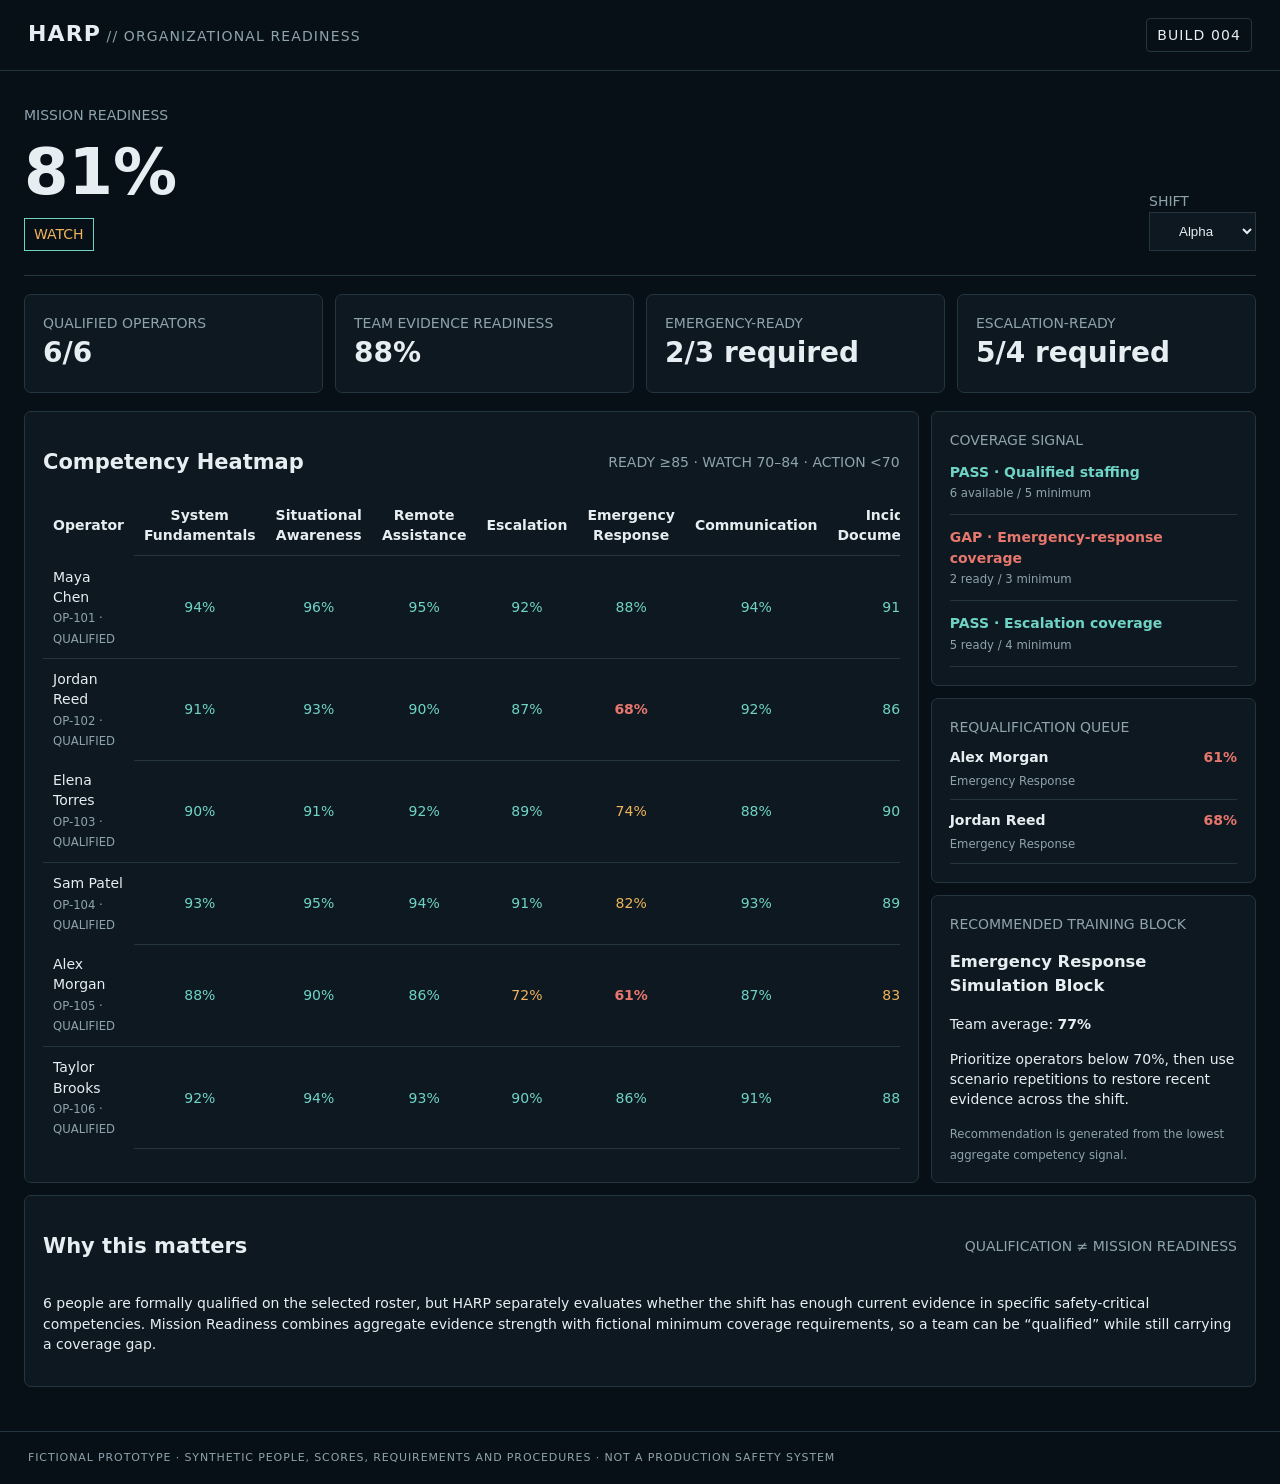
<file: organizational/index.html>
<!doctype html><html><head><meta charset="utf-8"><meta name="viewport" content="width=device-width,initial-scale=1"><title>HARP // Organizational Readiness</title><link rel="stylesheet" href="org.css"></head><body>
<header><div><strong>HARP</strong> <span>// ORGANIZATIONAL READINESS</span></div><div class="badge">BUILD 004</div></header>
<main>
<section class="hero"><div><div class="label">MISSION READINESS</div><div id="missionScore" class="mega"></div><div id="missionStatus"></div></div><div><div class="label">SHIFT</div><select id="shift"><option>Alpha</option><option>Bravo</option><option>All</option></select></div></section>
<section id="cards" class="cards"></section>
<section class="layout"><div class="panel"><div class="row"><h2>Competency Heatmap</h2><span class="legend">READY ≥85 · WATCH 70–84 · ACTION &lt;70</span></div><div class="tableWrap"><table id="heatmap"></table></div></div>
<aside><div class="panel"><div class="label">COVERAGE SIGNAL</div><div id="coverage"></div></div><div class="panel"><div class="label">REQUALIFICATION QUEUE</div><div id="queue"></div></div><div class="panel"><div class="label">RECOMMENDED TRAINING BLOCK</div><div id="training"></div></div></aside></section>
<section class="panel"><div class="row"><h2>Why this matters</h2><span class="label">QUALIFICATION ≠ MISSION READINESS</span></div><p id="explanation"></p></section>
</main><footer>FICTIONAL PROTOTYPE · SYNTHETIC PEOPLE, SCORES, REQUIREMENTS AND PROCEDURES · NOT A PRODUCTION SAFETY SYSTEM</footer><script src="org.js"></script></body></html>
</file>
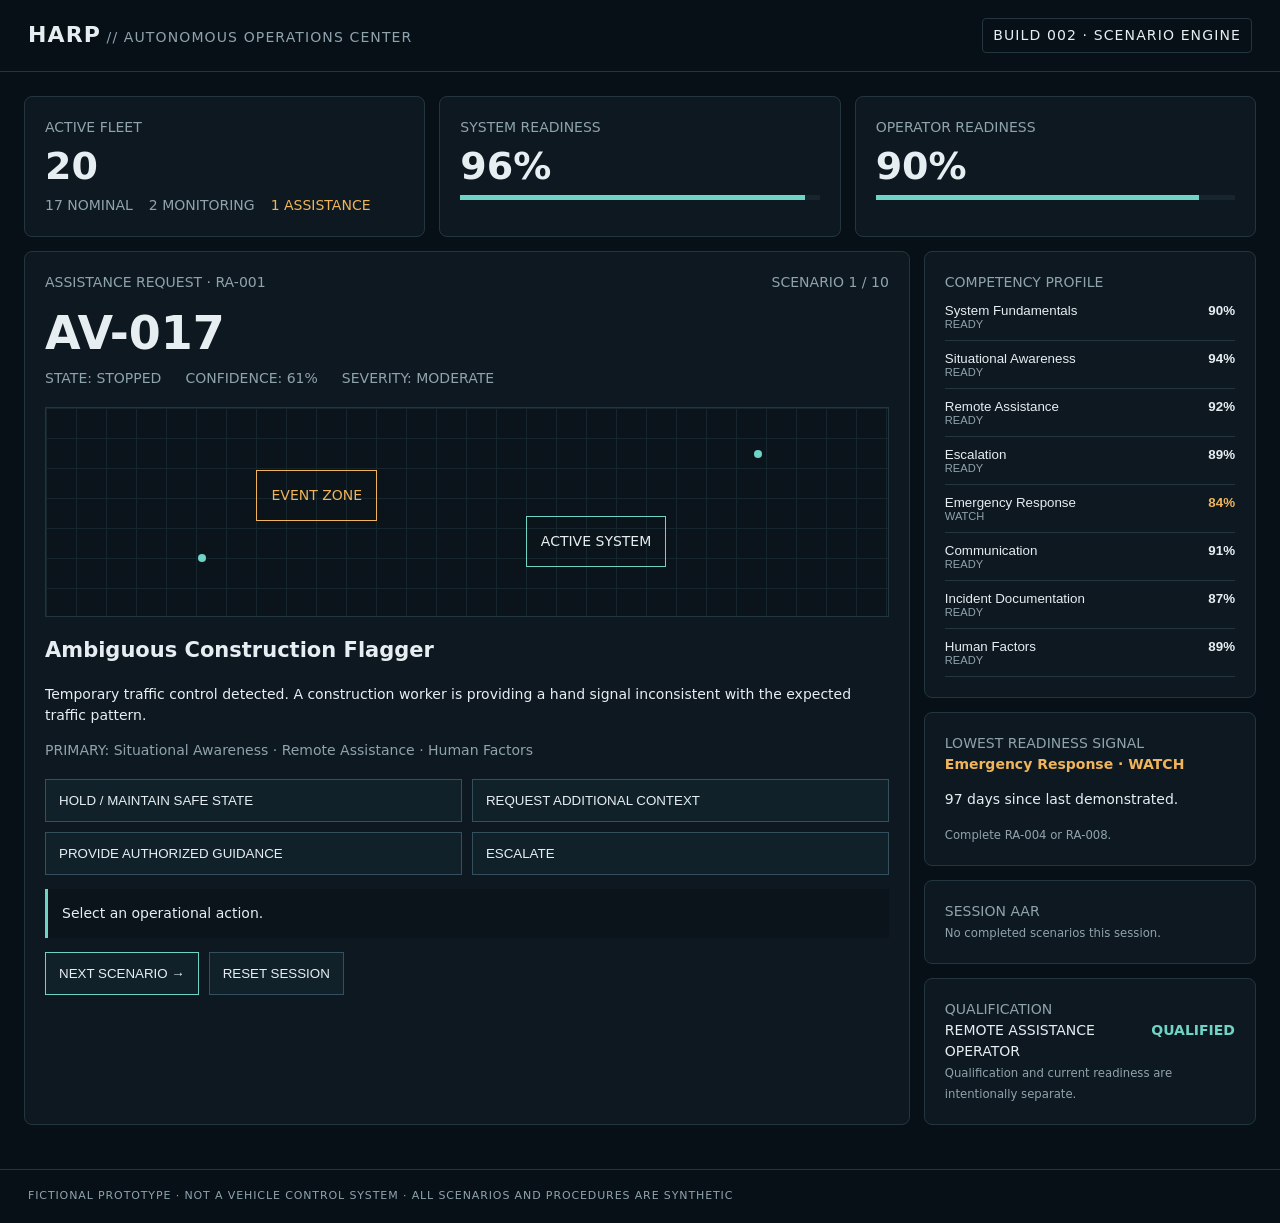
<file: prototype/index.html>
<!doctype html><html lang="en"><head><meta charset="utf-8"><meta name="viewport" content="width=device-width,initial-scale=1">
<title>HARP // Autonomous Operations Center</title><link rel="stylesheet" href="styles.css"></head><body>
<header><div><strong>HARP</strong> <span>// AUTONOMOUS OPERATIONS CENTER</span></div><div class="badge">BUILD 002 · SCENARIO ENGINE</div></header>
<main>
<section class="topgrid"><div class="card"><div class="label">ACTIVE FLEET</div><div class="big">20</div><div class="stats"><span>17 NOMINAL</span><span>2 MONITORING</span><span class="warn">1 ASSISTANCE</span></div></div>
<div class="card"><div class="label">SYSTEM READINESS</div><div class="big">96%</div><div class="meter"><i style="width:96%"></i></div></div>
<div class="card"><div class="label">OPERATOR READINESS</div><div id="overall" class="big">87%</div><div class="meter"><i id="overallMeter"></i></div></div></section>
<section class="workspace"><div class="card event"><div class="row"><div id="scenarioNo" class="eyebrow"></div><div id="progress" class="label"></div></div>
<h1 id="system"></h1><div class="meta"><span id="state"></span><span id="confidence"></span><span id="severity"></span></div>
<div class="scene"><div class="gridlines"></div><div class="node n1"></div><div class="node n2"></div><div class="vehicle">ACTIVE SYSTEM</div><div class="zone">EVENT ZONE</div></div>
<h2 id="title"></h2><p id="event"></p><div id="competencies" class="eyebrow"></div>
<div id="context" class="context hidden"><strong>ADDITIONAL CONTEXT</strong><p id="contextText"></p></div>
<div class="actions"><button data-action="hold">HOLD / MAINTAIN SAFE STATE</button><button data-action="context">REQUEST ADDITIONAL CONTEXT</button><button data-action="guidance">PROVIDE AUTHORIZED GUIDANCE</button><button data-action="escalate">ESCALATE</button></div>
<div id="result" class="result"></div><div class="nav"><button id="next">NEXT SCENARIO →</button><button id="reset">RESET SESSION</button></div></div>
<aside><div class="card"><div class="label">COMPETENCY PROFILE</div><div id="skills"></div></div>
<div class="card recommendation"><div class="label">LOWEST READINESS SIGNAL</div><div id="signal"></div></div>
<div id="explain" class="card explain hidden"><div class="row"><div class="label">WHY THIS SCORE?</div><button id="closeExplain" class="close">×</button></div><h3 id="explainTitle"></h3><div id="explainBody"></div></div>
<div class="card"><div class="label">SESSION AAR</div><div id="history"></div></div>
<div class="card"><div class="label">QUALIFICATION</div><div class="qual"><span>REMOTE ASSISTANCE OPERATOR</span><strong>QUALIFIED</strong></div><small>Qualification and current readiness are intentionally separate.</small></div></aside></section></main>
<footer>FICTIONAL PROTOTYPE · NOT A VEHICLE CONTROL SYSTEM · ALL SCENARIOS AND PROCEDURES ARE SYNTHETIC</footer></body><script src="readiness.js"></script><script src="app.js"></script></html>
</file>
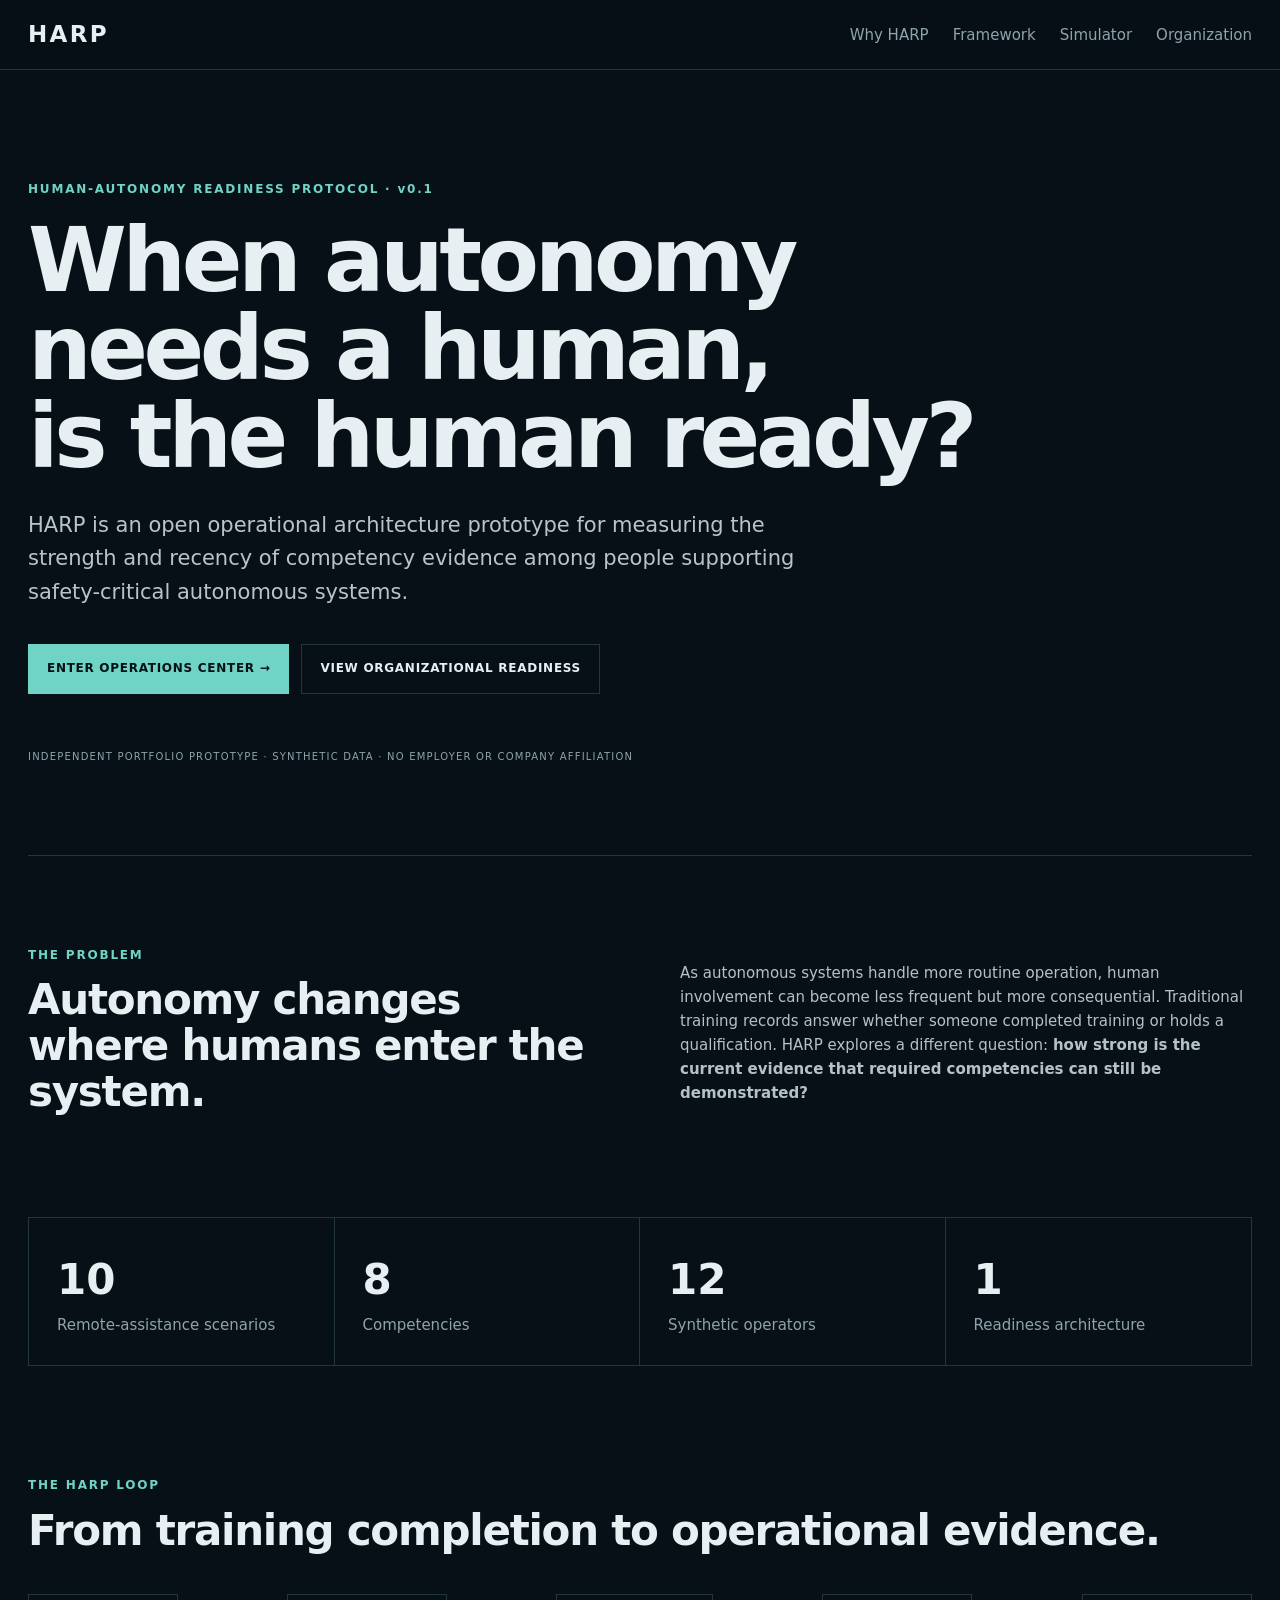
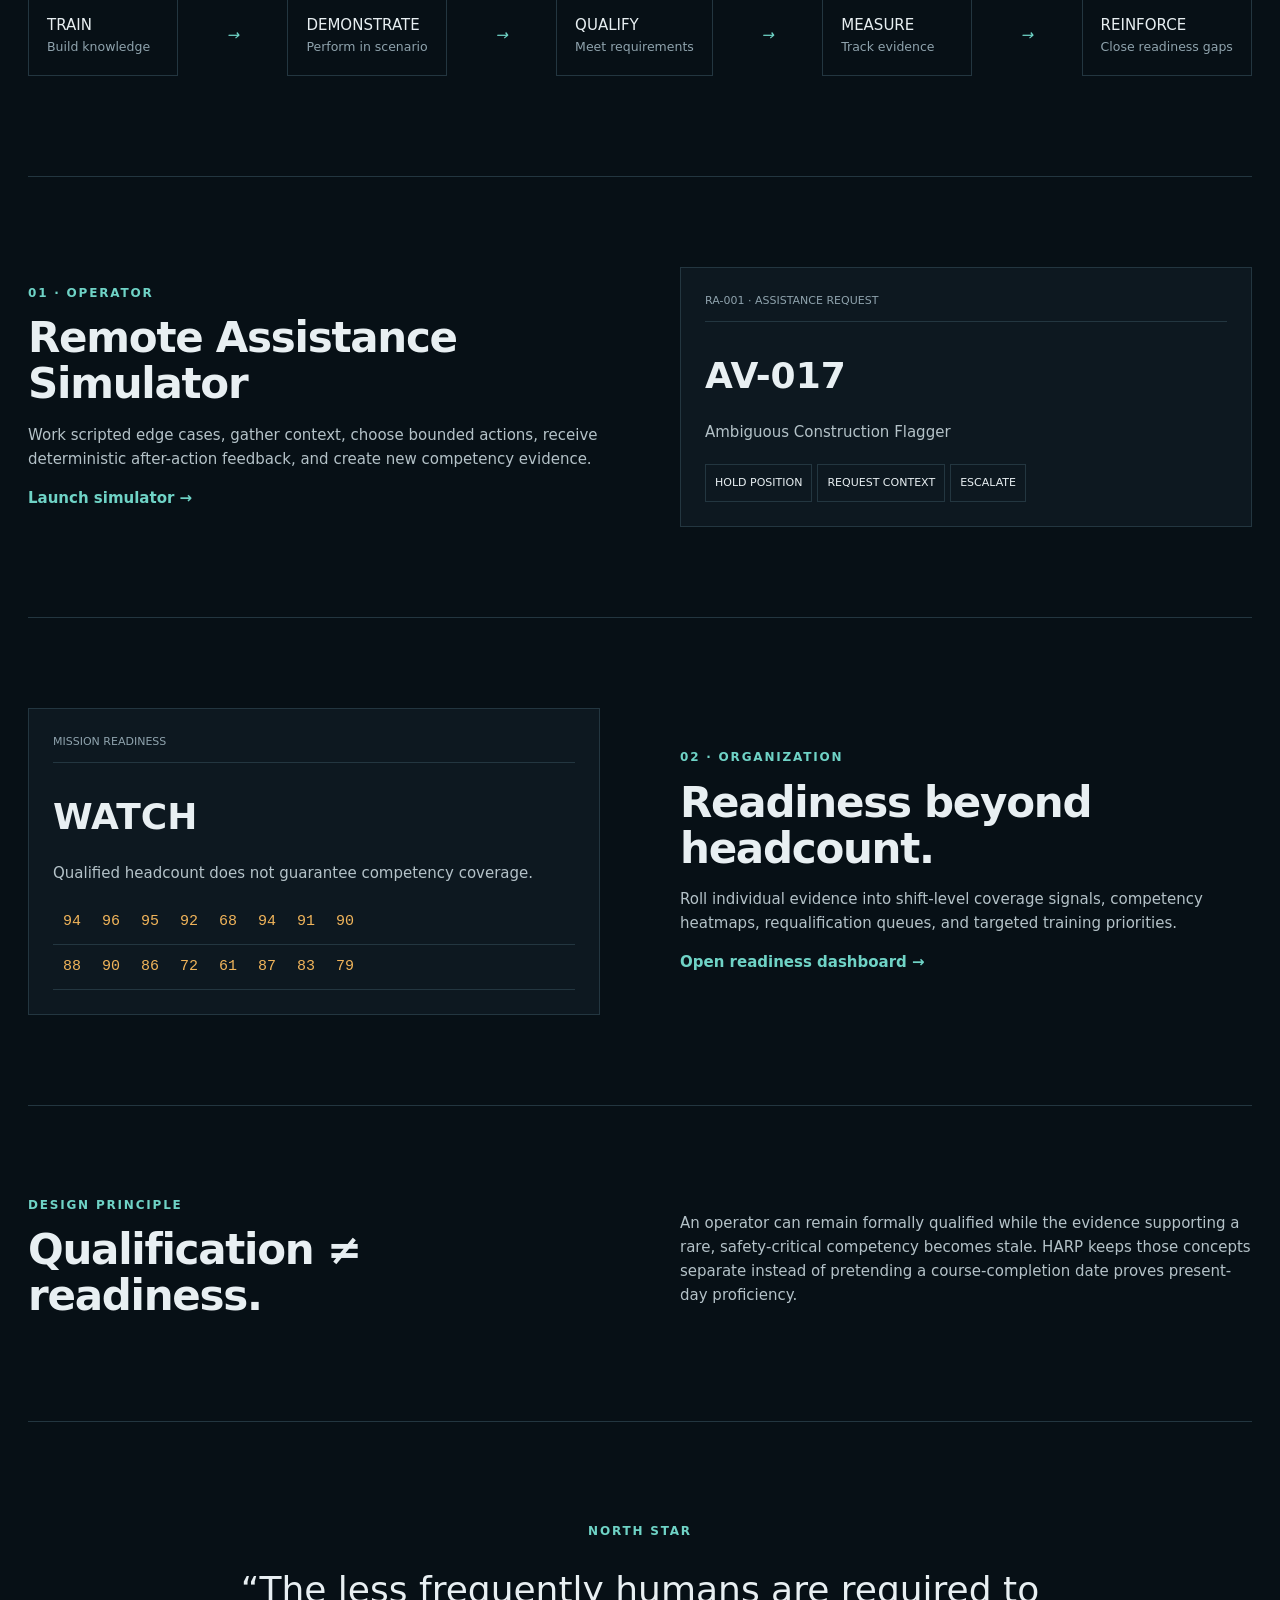
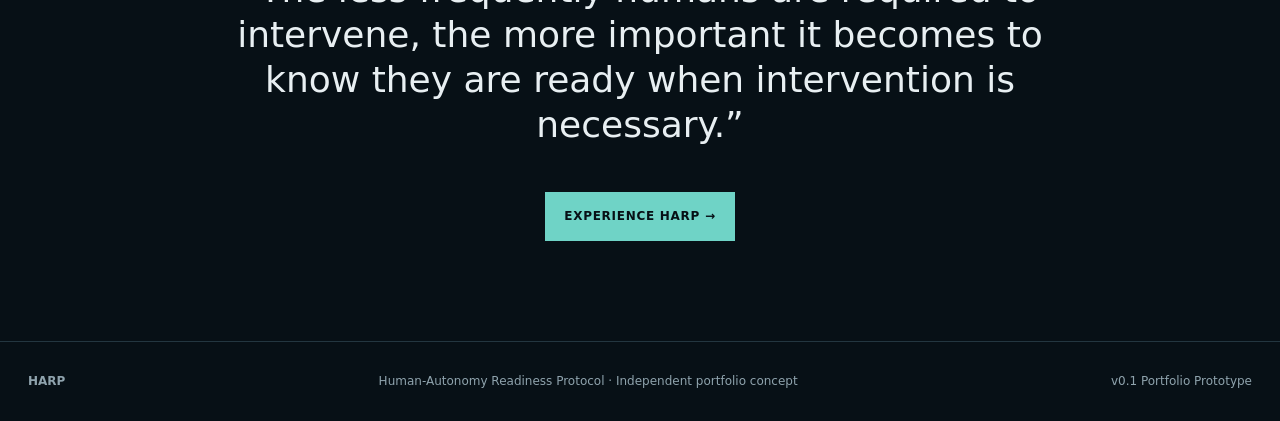
<file: site/index.html>
<!doctype html><html lang="en"><head><meta charset="utf-8"><meta name="viewport" content="width=device-width,initial-scale=1">
<title>HARP — Human-Autonomy Readiness Protocol</title><link rel="stylesheet" href="harp.css"></head><body>
<nav><a class="brand" href="index.html">HARP</a><div><a href="#problem">Why HARP</a><a href="#model">Framework</a><a href="simulator/index.html">Simulator</a><a href="organization/index.html">Organization</a></div></nav>
<main>
<section class="hero"><div class="kicker">HUMAN-AUTONOMY READINESS PROTOCOL · v0.1</div><h1>When autonomy needs a human,<br>is the human ready?</h1>
<p class="lede">HARP is an open operational architecture prototype for measuring the strength and recency of competency evidence among people supporting safety-critical autonomous systems.</p>
<div class="buttons"><a class="primary" href="simulator/index.html">ENTER OPERATIONS CENTER →</a><a class="secondary" href="organization/index.html">VIEW ORGANIZATIONAL READINESS</a></div>
<div class="boundary">INDEPENDENT PORTFOLIO PROTOTYPE · SYNTHETIC DATA · NO EMPLOYER OR COMPANY AFFILIATION</div></section>

<section id="problem" class="split"><div><div class="kicker">THE PROBLEM</div><h2>Autonomy changes where humans enter the system.</h2></div><div><p>As autonomous systems handle more routine operation, human involvement can become less frequent but more consequential. Traditional training records answer whether someone completed training or holds a qualification. HARP explores a different question: <strong>how strong is the current evidence that required competencies can still be demonstrated?</strong></p></div></section>

<section class="metrics"><div><b>10</b><span>Remote-assistance scenarios</span></div><div><b>8</b><span>Competencies</span></div><div><b>12</b><span>Synthetic operators</span></div><div><b>1</b><span>Readiness architecture</span></div></section>

<section id="model"><div class="kicker">THE HARP LOOP</div><h2>From training completion to operational evidence.</h2>
<div class="loop"><div>TRAIN<small>Build knowledge</small></div><i>→</i><div>DEMONSTRATE<small>Perform in scenario</small></div><i>→</i><div>QUALIFY<small>Meet requirements</small></div><i>→</i><div>MEASURE<small>Track evidence</small></div><i>→</i><div>REINFORCE<small>Close readiness gaps</small></div></div></section>

<section class="split feature"><div><div class="kicker">01 · OPERATOR</div><h2>Remote Assistance Simulator</h2><p>Work scripted edge cases, gather context, choose bounded actions, receive deterministic after-action feedback, and create new competency evidence.</p><a href="simulator/index.html">Launch simulator →</a></div>
<div class="mock"><div class="bar">RA-001 · ASSISTANCE REQUEST</div><strong>AV-017</strong><p>Ambiguous Construction Flagger</p><div class="mini">HOLD POSITION</div><div class="mini">REQUEST CONTEXT</div><div class="mini">ESCALATE</div></div></section>

<section class="split feature"><div class="mock"><div class="bar">MISSION READINESS</div><strong>WATCH</strong><p>Qualified headcount does not guarantee competency coverage.</p><div class="heat">94 96 95 92 68 94 91 90</div><div class="heat">88 90 86 72 61 87 83 79</div></div>
<div><div class="kicker">02 · ORGANIZATION</div><h2>Readiness beyond headcount.</h2><p>Roll individual evidence into shift-level coverage signals, competency heatmaps, requalification queues, and targeted training priorities.</p><a href="organization/index.html">Open readiness dashboard →</a></div></section>

<section class="split"><div><div class="kicker">DESIGN PRINCIPLE</div><h2>Qualification ≠ readiness.</h2></div><div><p>An operator can remain formally qualified while the evidence supporting a rare, safety-critical competency becomes stale. HARP keeps those concepts separate instead of pretending a course-completion date proves present-day proficiency.</p></div></section>

<section class="cta"><div class="kicker">NORTH STAR</div><blockquote>“The less frequently humans are required to intervene, the more important it becomes to know they are ready when intervention is necessary.”</blockquote><a class="primary" href="simulator/index.html">EXPERIENCE HARP →</a></section>
</main><footer><strong>HARP</strong><span>Human-Autonomy Readiness Protocol · Independent portfolio concept</span><span>v0.1 Portfolio Prototype</span></footer></body></html>
</file>
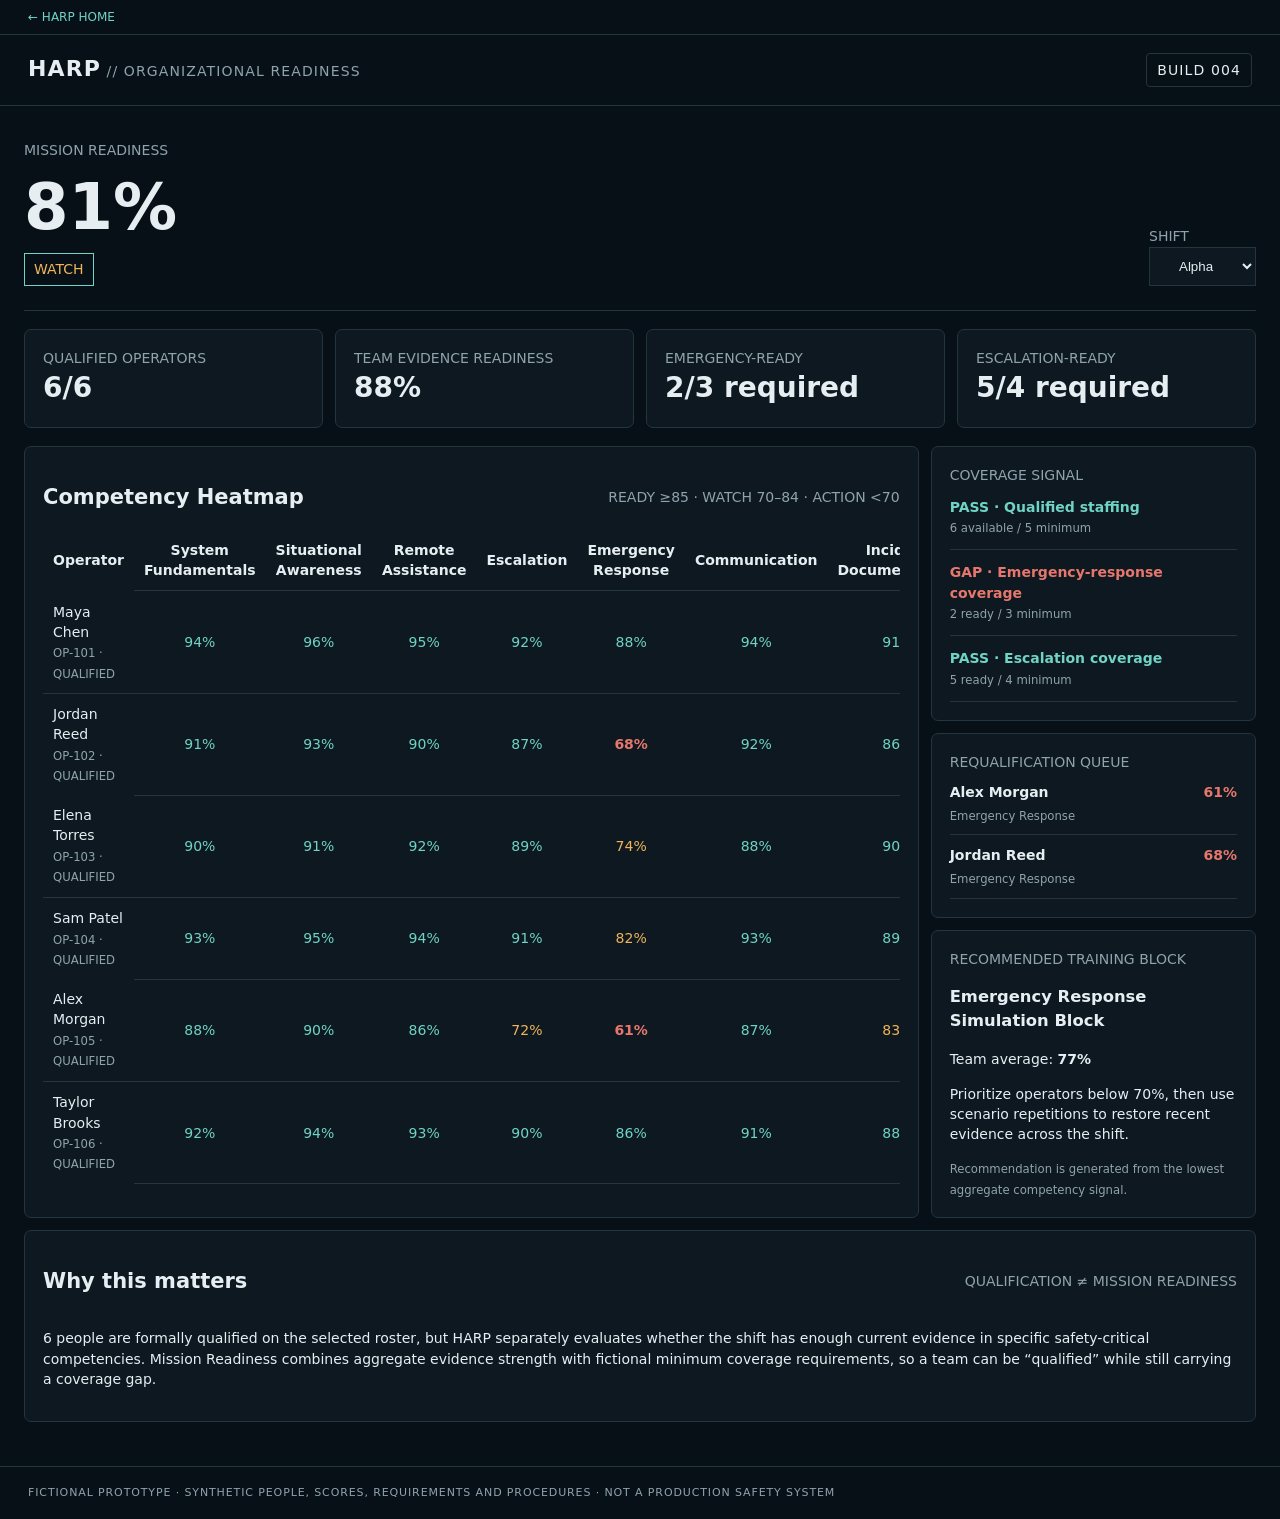
<file: site/organization/index.html>
<!doctype html><html><head><meta charset="utf-8"><meta name="viewport" content="width=device-width,initial-scale=1"><title>HARP // Organizational Readiness</title><link rel="stylesheet" href="org.css"></head><body>
<div style="padding:10px 28px;border-bottom:1px solid #233640;font:12px system-ui"><a href="../index.html" style="color:#6fd3c6;text-decoration:none">← HARP HOME</a></div><header><div><strong>HARP</strong> <span>// ORGANIZATIONAL READINESS</span></div><div class="badge">BUILD 004</div></header>
<main>
<section class="hero"><div><div class="label">MISSION READINESS</div><div id="missionScore" class="mega"></div><div id="missionStatus"></div></div><div><div class="label">SHIFT</div><select id="shift"><option>Alpha</option><option>Bravo</option><option>All</option></select></div></section>
<section id="cards" class="cards"></section>
<section class="layout"><div class="panel"><div class="row"><h2>Competency Heatmap</h2><span class="legend">READY ≥85 · WATCH 70–84 · ACTION &lt;70</span></div><div class="tableWrap"><table id="heatmap"></table></div></div>
<aside><div class="panel"><div class="label">COVERAGE SIGNAL</div><div id="coverage"></div></div><div class="panel"><div class="label">REQUALIFICATION QUEUE</div><div id="queue"></div></div><div class="panel"><div class="label">RECOMMENDED TRAINING BLOCK</div><div id="training"></div></div></aside></section>
<section class="panel"><div class="row"><h2>Why this matters</h2><span class="label">QUALIFICATION ≠ MISSION READINESS</span></div><p id="explanation"></p></section>
</main><footer>FICTIONAL PROTOTYPE · SYNTHETIC PEOPLE, SCORES, REQUIREMENTS AND PROCEDURES · NOT A PRODUCTION SAFETY SYSTEM</footer><script src="org.js"></script></body></html>
</file>
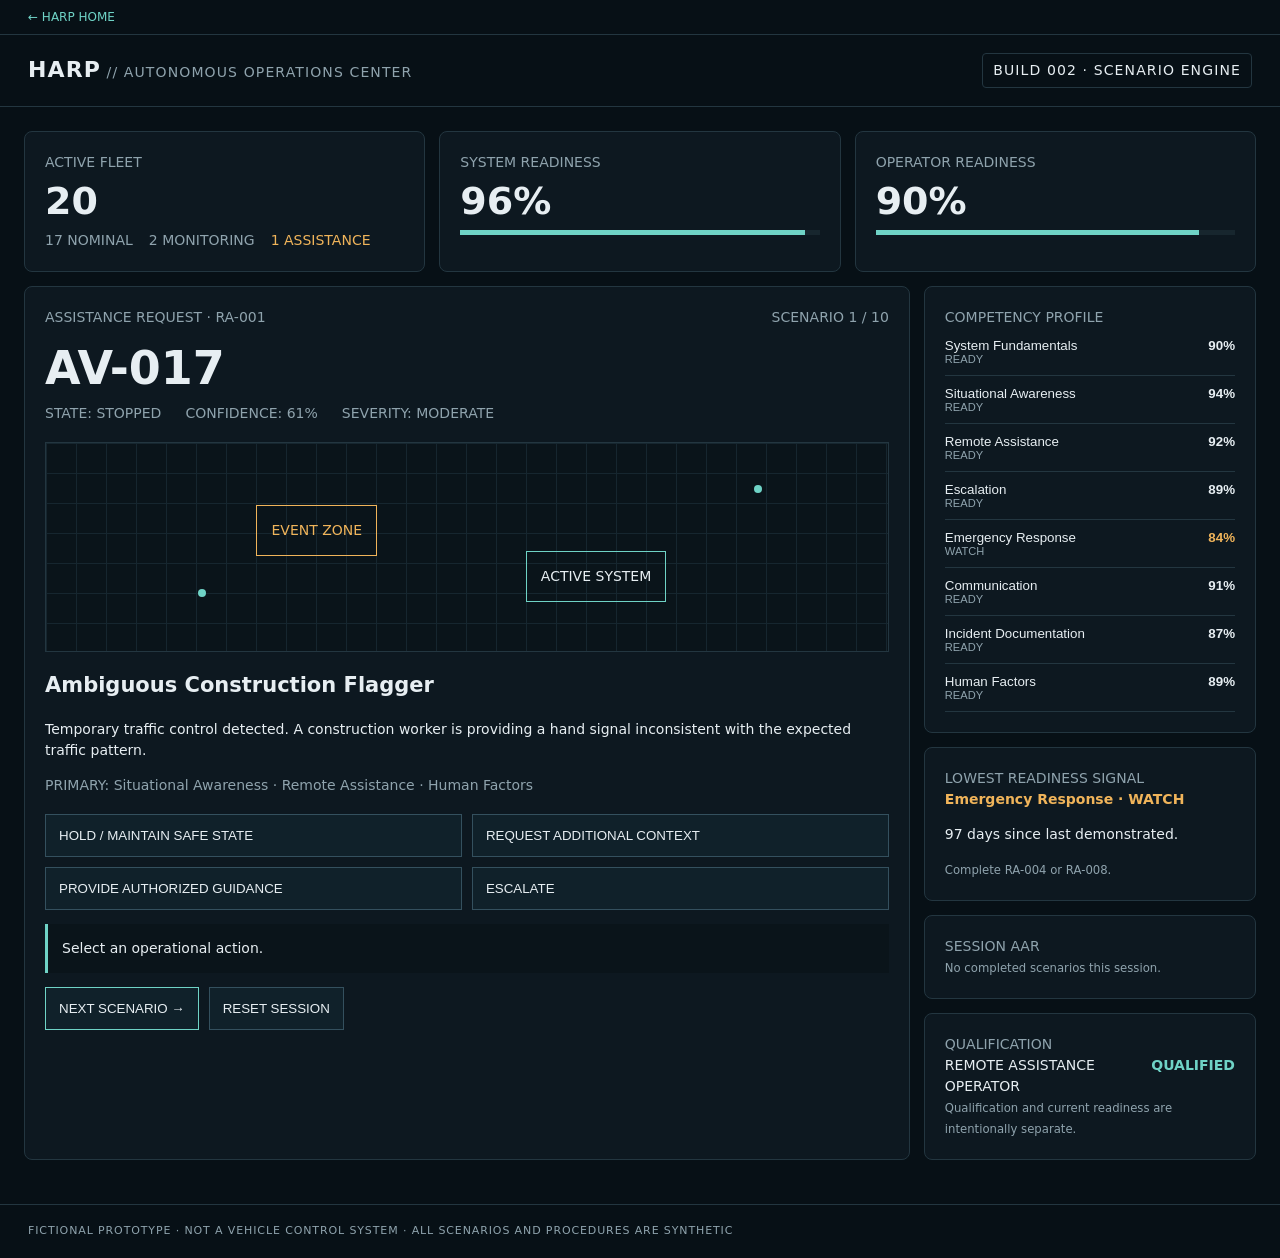
<file: site/simulator/index.html>
<!doctype html><html lang="en"><head><meta charset="utf-8"><meta name="viewport" content="width=device-width,initial-scale=1">
<title>HARP // Autonomous Operations Center</title><link rel="stylesheet" href="styles.css"></head><body>
<div style="padding:10px 28px;border-bottom:1px solid #233640;font:12px system-ui"><a href="../index.html" style="color:#6fd3c6;text-decoration:none">← HARP HOME</a></div><header><div><strong>HARP</strong> <span>// AUTONOMOUS OPERATIONS CENTER</span></div><div class="badge">BUILD 002 · SCENARIO ENGINE</div></header>
<main>
<section class="topgrid"><div class="card"><div class="label">ACTIVE FLEET</div><div class="big">20</div><div class="stats"><span>17 NOMINAL</span><span>2 MONITORING</span><span class="warn">1 ASSISTANCE</span></div></div>
<div class="card"><div class="label">SYSTEM READINESS</div><div class="big">96%</div><div class="meter"><i style="width:96%"></i></div></div>
<div class="card"><div class="label">OPERATOR READINESS</div><div id="overall" class="big">87%</div><div class="meter"><i id="overallMeter"></i></div></div></section>
<section class="workspace"><div class="card event"><div class="row"><div id="scenarioNo" class="eyebrow"></div><div id="progress" class="label"></div></div>
<h1 id="system"></h1><div class="meta"><span id="state"></span><span id="confidence"></span><span id="severity"></span></div>
<div class="scene"><div class="gridlines"></div><div class="node n1"></div><div class="node n2"></div><div class="vehicle">ACTIVE SYSTEM</div><div class="zone">EVENT ZONE</div></div>
<h2 id="title"></h2><p id="event"></p><div id="competencies" class="eyebrow"></div>
<div id="context" class="context hidden"><strong>ADDITIONAL CONTEXT</strong><p id="contextText"></p></div>
<div class="actions"><button data-action="hold">HOLD / MAINTAIN SAFE STATE</button><button data-action="context">REQUEST ADDITIONAL CONTEXT</button><button data-action="guidance">PROVIDE AUTHORIZED GUIDANCE</button><button data-action="escalate">ESCALATE</button></div>
<div id="result" class="result"></div><div class="nav"><button id="next">NEXT SCENARIO →</button><button id="reset">RESET SESSION</button></div></div>
<aside><div class="card"><div class="label">COMPETENCY PROFILE</div><div id="skills"></div></div>
<div class="card recommendation"><div class="label">LOWEST READINESS SIGNAL</div><div id="signal"></div></div>
<div id="explain" class="card explain hidden"><div class="row"><div class="label">WHY THIS SCORE?</div><button id="closeExplain" class="close">×</button></div><h3 id="explainTitle"></h3><div id="explainBody"></div></div>
<div class="card"><div class="label">SESSION AAR</div><div id="history"></div></div>
<div class="card"><div class="label">QUALIFICATION</div><div class="qual"><span>REMOTE ASSISTANCE OPERATOR</span><strong>QUALIFIED</strong></div><small>Qualification and current readiness are intentionally separate.</small></div></aside></section></main>
<footer>FICTIONAL PROTOTYPE · NOT A VEHICLE CONTROL SYSTEM · ALL SCENARIOS AND PROCEDURES ARE SYNTHETIC</footer></body><script src="readiness.js"></script><script src="app.js"></script></html>
</file>
<file: organizational/org.css>
:root{--bg:#071016;--panel:#0d1820;--line:#233640;--text:#e7eef2;--muted:#8fa3ad;--accent:#6fd3c6;--warn:#f0b45a;--bad:#e7776d}*{box-sizing:border-box}body{margin:0;background:var(--bg);color:var(--text);font:14px/1.45 Inter,system-ui,Arial}header,footer{display:flex;justify-content:space-between;padding:18px 28px;border-bottom:1px solid var(--line);letter-spacing:.08em}header strong{font-size:22px}header span,.label,.legend,small{color:var(--muted)}.badge{border:1px solid var(--line);padding:6px 10px;border-radius:4px}main{max-width:1500px;margin:auto;padding:24px}.hero{display:flex;justify-content:space-between;align-items:end;border-bottom:1px solid var(--line);padding:10px 0 24px}.mega{font-size:64px;font-weight:750}.status{display:inline-block;padding:5px 9px;border:1px solid var(--accent);color:var(--accent)}select{background:var(--panel);color:var(--text);border:1px solid var(--line);padding:10px 25px}.cards{display:grid;grid-template-columns:repeat(4,1fr);gap:12px;margin:18px 0}.card,.panel{background:var(--panel);border:1px solid var(--line);border-radius:7px;padding:18px}.card b{font-size:28px;display:block}.layout{display:grid;grid-template-columns:minmax(0,2.2fr) minmax(300px,.8fr);gap:12px;margin-bottom:12px}.layout aside{display:grid;gap:12px;align-content:start}.row{display:flex;justify-content:space-between;align-items:center}.tableWrap{overflow:auto}table{border-collapse:collapse;width:100%;min-width:920px}th,td{padding:10px;border-bottom:1px solid var(--line);text-align:center}th:first-child,td:first-child{text-align:left;position:sticky;left:0;background:var(--panel)}td.ready{color:var(--accent)}td.watch{color:var(--warn)}td.action{color:var(--bad);font-weight:700}.queueItem{display:grid;grid-template-columns:1fr auto;gap:5px;padding:10px 0;border-bottom:1px solid var(--line)}.queueItem small{grid-column:1/3}.signal{padding:12px 0;border-bottom:1px solid var(--line)}.good{color:var(--accent)}.warn{color:var(--warn)}.bad{color:var(--bad)}footer{border-top:1px solid var(--line);border-bottom:0;color:var(--muted);font-size:11px;margin-top:20px}@media(max-width:900px){.cards,.layout{grid-template-columns:1fr}.hero{align-items:start}.cards{grid-template-columns:1fr 1fr}}
</file>
<file: prototype/styles.css>
:root{--bg:#071016;--panel:#0d1820;--line:#233640;--text:#e7eef2;--muted:#8fa3ad;--accent:#6fd3c6;--warn:#f0b45a;--bad:#e7776d}
*{box-sizing:border-box}body{margin:0;background:var(--bg);color:var(--text);font:14px/1.5 Inter,system-ui,Arial,sans-serif}header,footer{padding:18px 28px;border-bottom:1px solid var(--line);display:flex;justify-content:space-between;letter-spacing:.08em}header strong{font-size:22px}header span,.label,.eyebrow,small{color:var(--muted)}.badge{border:1px solid var(--line);padding:6px 10px;border-radius:4px}main{max-width:1450px;margin:auto;padding:24px}.topgrid{display:grid;grid-template-columns:repeat(3,1fr);gap:14px}.card{background:var(--panel);border:1px solid var(--line);border-radius:8px;padding:20px}.big{font-size:38px;font-weight:700}.stats{display:flex;gap:16px;color:var(--muted)}.warn{color:var(--warn)}.meter{height:5px;background:#17262e}.meter i{display:block;height:100%;background:var(--accent)}.workspace{display:grid;grid-template-columns:minmax(0,2fr) minmax(300px,.75fr);gap:14px;margin-top:14px}aside{display:grid;gap:14px;align-content:start}.row,.qual{display:flex;justify-content:space-between}.event h1{font-size:46px;margin:6px 0 0}.meta{display:flex;gap:24px;color:var(--muted);margin-bottom:16px}.scene{height:210px;position:relative;overflow:hidden;border:1px solid var(--line);background:#0a141a;margin:18px 0}.gridlines{position:absolute;inset:0;background-image:linear-gradient(#16262f 1px,transparent 1px),linear-gradient(90deg,#16262f 1px,transparent 1px);background-size:30px 30px}.vehicle,.zone{position:absolute;border:1px solid var(--accent);padding:14px}.vehicle{left:57%;top:52%}.zone{left:25%;top:30%;border-color:var(--warn);color:var(--warn)}.node{position:absolute;width:8px;height:8px;border-radius:50%;background:var(--accent)}.n1{left:18%;top:70%}.n2{right:15%;top:20%}.actions{display:grid;grid-template-columns:1fr 1fr;gap:10px;margin-top:18px}button{background:#10212a;color:var(--text);border:1px solid #34505e;padding:13px;text-align:left;cursor:pointer}button:hover{border-color:var(--accent)}.result,.context{margin-top:14px;padding:14px;border-left:3px solid var(--accent);background:#0a141a}.hidden{display:none}.critical{color:var(--bad)}.watchResult{color:var(--warn)}.good{color:var(--accent)}.skill{display:flex;justify-content:space-between;padding:9px 0;border-bottom:1px solid var(--line)}.skill.watch b,.recommendation strong{color:var(--warn)}.qual strong{color:var(--accent)}.nav{display:flex;gap:10px;margin-top:14px}.nav button:first-child{border-color:var(--accent)}.historyRow{display:grid;grid-template-columns:1fr auto auto;gap:10px;padding:8px 0;border-bottom:1px solid var(--line)}footer{border-top:1px solid var(--line);border-bottom:0;color:var(--muted);font-size:11px;margin-top:20px}@media(max-width:850px){.topgrid,.workspace{grid-template-columns:1fr}.actions{grid-template-columns:1fr}.meta,.stats{flex-direction:column;gap:5px}}
.skill{width:100%;background:transparent;border:0;border-bottom:1px solid var(--line);display:grid;grid-template-columns:1fr auto;text-align:left;padding:10px 0}.skill small{grid-column:1/3}.skill:hover{border-color:var(--accent)}
.explain{border-color:#34505e}.factorGrid{display:grid;grid-template-columns:1fr 1fr;gap:8px}.factorGrid div{background:#0a141a;padding:10px;border:1px solid var(--line)}.factorGrid b{display:block;font-size:22px}.close{padding:0 8px;font-size:20px}
</file>
<file: site/harp.css>
:root{--bg:#071016;--panel:#0d1820;--line:#233640;--text:#e8eff2;--muted:#8fa3ad;--accent:#6fd3c6;--warn:#f0b45a}*{box-sizing:border-box}html{scroll-behavior:smooth}body{margin:0;background:var(--bg);color:var(--text);font:15px/1.6 Inter,system-ui,Arial}nav{height:70px;padding:0 max(28px,calc((100vw - 1280px)/2));display:flex;align-items:center;justify-content:space-between;border-bottom:1px solid var(--line);position:sticky;top:0;background:#071016ee;backdrop-filter:blur(10px);z-index:5}nav a{color:var(--muted);text-decoration:none;margin-left:24px}.brand{font-size:23px!important;font-weight:800;color:var(--text)!important;margin:0!important;letter-spacing:.1em}main{max-width:1280px;margin:auto;padding:0 28px}.hero{padding:110px 0 90px;max-width:1050px}.kicker{color:var(--accent);font-size:12px;letter-spacing:.15em;font-weight:700}.hero h1{font-size:clamp(48px,7vw,92px);line-height:.98;letter-spacing:-.05em;margin:18px 0 28px}.lede{font-size:21px;color:#b7c5cb;max-width:780px}.buttons{display:flex;gap:12px;margin:35px 0}.primary,.secondary{display:inline-block;text-decoration:none;padding:14px 18px;border:1px solid var(--accent);font-weight:700;font-size:12px;letter-spacing:.06em}.primary{background:var(--accent);color:#071016}.secondary{color:var(--text);border-color:var(--line)}.boundary{color:var(--muted);font-size:10px;letter-spacing:.12em;margin-top:55px}.split{display:grid;grid-template-columns:1fr 1fr;gap:80px;padding:90px 0;border-top:1px solid var(--line)}h2{font-size:42px;line-height:1.1;letter-spacing:-.03em;margin:12px 0}p{color:#b4c2c8}.metrics{display:grid;grid-template-columns:repeat(4,1fr);border:1px solid var(--line);margin-bottom:90px}.metrics div{padding:28px;border-right:1px solid var(--line)}.metrics div:last-child{border:0}.metrics b{display:block;font-size:42px}.metrics span{color:var(--muted)}#model{padding:20px 0 100px}.loop{display:flex;align-items:center;justify-content:space-between;margin-top:40px}.loop div{border:1px solid var(--line);padding:18px;min-width:150px}.loop small{display:block;color:var(--muted)}.loop i{color:var(--accent)}.feature{align-items:center}.feature a{color:var(--accent);text-decoration:none;font-weight:700}.mock{background:var(--panel);border:1px solid var(--line);padding:24px;min-height:250px}.mock .bar{font-size:11px;color:var(--muted);border-bottom:1px solid var(--line);padding-bottom:12px;margin-bottom:25px}.mock strong{font-size:36px}.mini{display:inline-block;border:1px solid var(--line);padding:9px;margin:5px 5px 0 0;font-size:11px}.heat{font-family:monospace;word-spacing:12px;padding:10px;border-bottom:1px solid var(--line);color:var(--warn)}.cta{padding:100px 0;text-align:center;border-top:1px solid var(--line)}blockquote{font-size:36px;line-height:1.25;max-width:900px;margin:25px auto 45px}footer{border-top:1px solid var(--line);padding:30px max(28px,calc((100vw - 1280px)/2));display:flex;justify-content:space-between;color:var(--muted);font-size:12px}@media(max-width:800px){nav div{display:none}.split{grid-template-columns:1fr;gap:20px}.metrics{grid-template-columns:1fr 1fr}.loop{display:grid;gap:8px}.loop i{display:none}.buttons{flex-direction:column}.hero{padding-top:70px}footer{flex-direction:column;gap:8px}}
</file>
<file: site/organization/org.css>
:root{--bg:#071016;--panel:#0d1820;--line:#233640;--text:#e7eef2;--muted:#8fa3ad;--accent:#6fd3c6;--warn:#f0b45a;--bad:#e7776d}*{box-sizing:border-box}body{margin:0;background:var(--bg);color:var(--text);font:14px/1.45 Inter,system-ui,Arial}header,footer{display:flex;justify-content:space-between;padding:18px 28px;border-bottom:1px solid var(--line);letter-spacing:.08em}header strong{font-size:22px}header span,.label,.legend,small{color:var(--muted)}.badge{border:1px solid var(--line);padding:6px 10px;border-radius:4px}main{max-width:1500px;margin:auto;padding:24px}.hero{display:flex;justify-content:space-between;align-items:end;border-bottom:1px solid var(--line);padding:10px 0 24px}.mega{font-size:64px;font-weight:750}.status{display:inline-block;padding:5px 9px;border:1px solid var(--accent);color:var(--accent)}select{background:var(--panel);color:var(--text);border:1px solid var(--line);padding:10px 25px}.cards{display:grid;grid-template-columns:repeat(4,1fr);gap:12px;margin:18px 0}.card,.panel{background:var(--panel);border:1px solid var(--line);border-radius:7px;padding:18px}.card b{font-size:28px;display:block}.layout{display:grid;grid-template-columns:minmax(0,2.2fr) minmax(300px,.8fr);gap:12px;margin-bottom:12px}.layout aside{display:grid;gap:12px;align-content:start}.row{display:flex;justify-content:space-between;align-items:center}.tableWrap{overflow:auto}table{border-collapse:collapse;width:100%;min-width:920px}th,td{padding:10px;border-bottom:1px solid var(--line);text-align:center}th:first-child,td:first-child{text-align:left;position:sticky;left:0;background:var(--panel)}td.ready{color:var(--accent)}td.watch{color:var(--warn)}td.action{color:var(--bad);font-weight:700}.queueItem{display:grid;grid-template-columns:1fr auto;gap:5px;padding:10px 0;border-bottom:1px solid var(--line)}.queueItem small{grid-column:1/3}.signal{padding:12px 0;border-bottom:1px solid var(--line)}.good{color:var(--accent)}.warn{color:var(--warn)}.bad{color:var(--bad)}footer{border-top:1px solid var(--line);border-bottom:0;color:var(--muted);font-size:11px;margin-top:20px}@media(max-width:900px){.cards,.layout{grid-template-columns:1fr}.hero{align-items:start}.cards{grid-template-columns:1fr 1fr}}
</file>
<file: site/simulator/styles.css>
:root{--bg:#071016;--panel:#0d1820;--line:#233640;--text:#e7eef2;--muted:#8fa3ad;--accent:#6fd3c6;--warn:#f0b45a;--bad:#e7776d}
*{box-sizing:border-box}body{margin:0;background:var(--bg);color:var(--text);font:14px/1.5 Inter,system-ui,Arial,sans-serif}header,footer{padding:18px 28px;border-bottom:1px solid var(--line);display:flex;justify-content:space-between;letter-spacing:.08em}header strong{font-size:22px}header span,.label,.eyebrow,small{color:var(--muted)}.badge{border:1px solid var(--line);padding:6px 10px;border-radius:4px}main{max-width:1450px;margin:auto;padding:24px}.topgrid{display:grid;grid-template-columns:repeat(3,1fr);gap:14px}.card{background:var(--panel);border:1px solid var(--line);border-radius:8px;padding:20px}.big{font-size:38px;font-weight:700}.stats{display:flex;gap:16px;color:var(--muted)}.warn{color:var(--warn)}.meter{height:5px;background:#17262e}.meter i{display:block;height:100%;background:var(--accent)}.workspace{display:grid;grid-template-columns:minmax(0,2fr) minmax(300px,.75fr);gap:14px;margin-top:14px}aside{display:grid;gap:14px;align-content:start}.row,.qual{display:flex;justify-content:space-between}.event h1{font-size:46px;margin:6px 0 0}.meta{display:flex;gap:24px;color:var(--muted);margin-bottom:16px}.scene{height:210px;position:relative;overflow:hidden;border:1px solid var(--line);background:#0a141a;margin:18px 0}.gridlines{position:absolute;inset:0;background-image:linear-gradient(#16262f 1px,transparent 1px),linear-gradient(90deg,#16262f 1px,transparent 1px);background-size:30px 30px}.vehicle,.zone{position:absolute;border:1px solid var(--accent);padding:14px}.vehicle{left:57%;top:52%}.zone{left:25%;top:30%;border-color:var(--warn);color:var(--warn)}.node{position:absolute;width:8px;height:8px;border-radius:50%;background:var(--accent)}.n1{left:18%;top:70%}.n2{right:15%;top:20%}.actions{display:grid;grid-template-columns:1fr 1fr;gap:10px;margin-top:18px}button{background:#10212a;color:var(--text);border:1px solid #34505e;padding:13px;text-align:left;cursor:pointer}button:hover{border-color:var(--accent)}.result,.context{margin-top:14px;padding:14px;border-left:3px solid var(--accent);background:#0a141a}.hidden{display:none}.critical{color:var(--bad)}.watchResult{color:var(--warn)}.good{color:var(--accent)}.skill{display:flex;justify-content:space-between;padding:9px 0;border-bottom:1px solid var(--line)}.skill.watch b,.recommendation strong{color:var(--warn)}.qual strong{color:var(--accent)}.nav{display:flex;gap:10px;margin-top:14px}.nav button:first-child{border-color:var(--accent)}.historyRow{display:grid;grid-template-columns:1fr auto auto;gap:10px;padding:8px 0;border-bottom:1px solid var(--line)}footer{border-top:1px solid var(--line);border-bottom:0;color:var(--muted);font-size:11px;margin-top:20px}@media(max-width:850px){.topgrid,.workspace{grid-template-columns:1fr}.actions{grid-template-columns:1fr}.meta,.stats{flex-direction:column;gap:5px}}
.skill{width:100%;background:transparent;border:0;border-bottom:1px solid var(--line);display:grid;grid-template-columns:1fr auto;text-align:left;padding:10px 0}.skill small{grid-column:1/3}.skill:hover{border-color:var(--accent)}
.explain{border-color:#34505e}.factorGrid{display:grid;grid-template-columns:1fr 1fr;gap:8px}.factorGrid div{background:#0a141a;padding:10px;border:1px solid var(--line)}.factorGrid b{display:block;font-size:22px}.close{padding:0 8px;font-size:20px}
</file>
